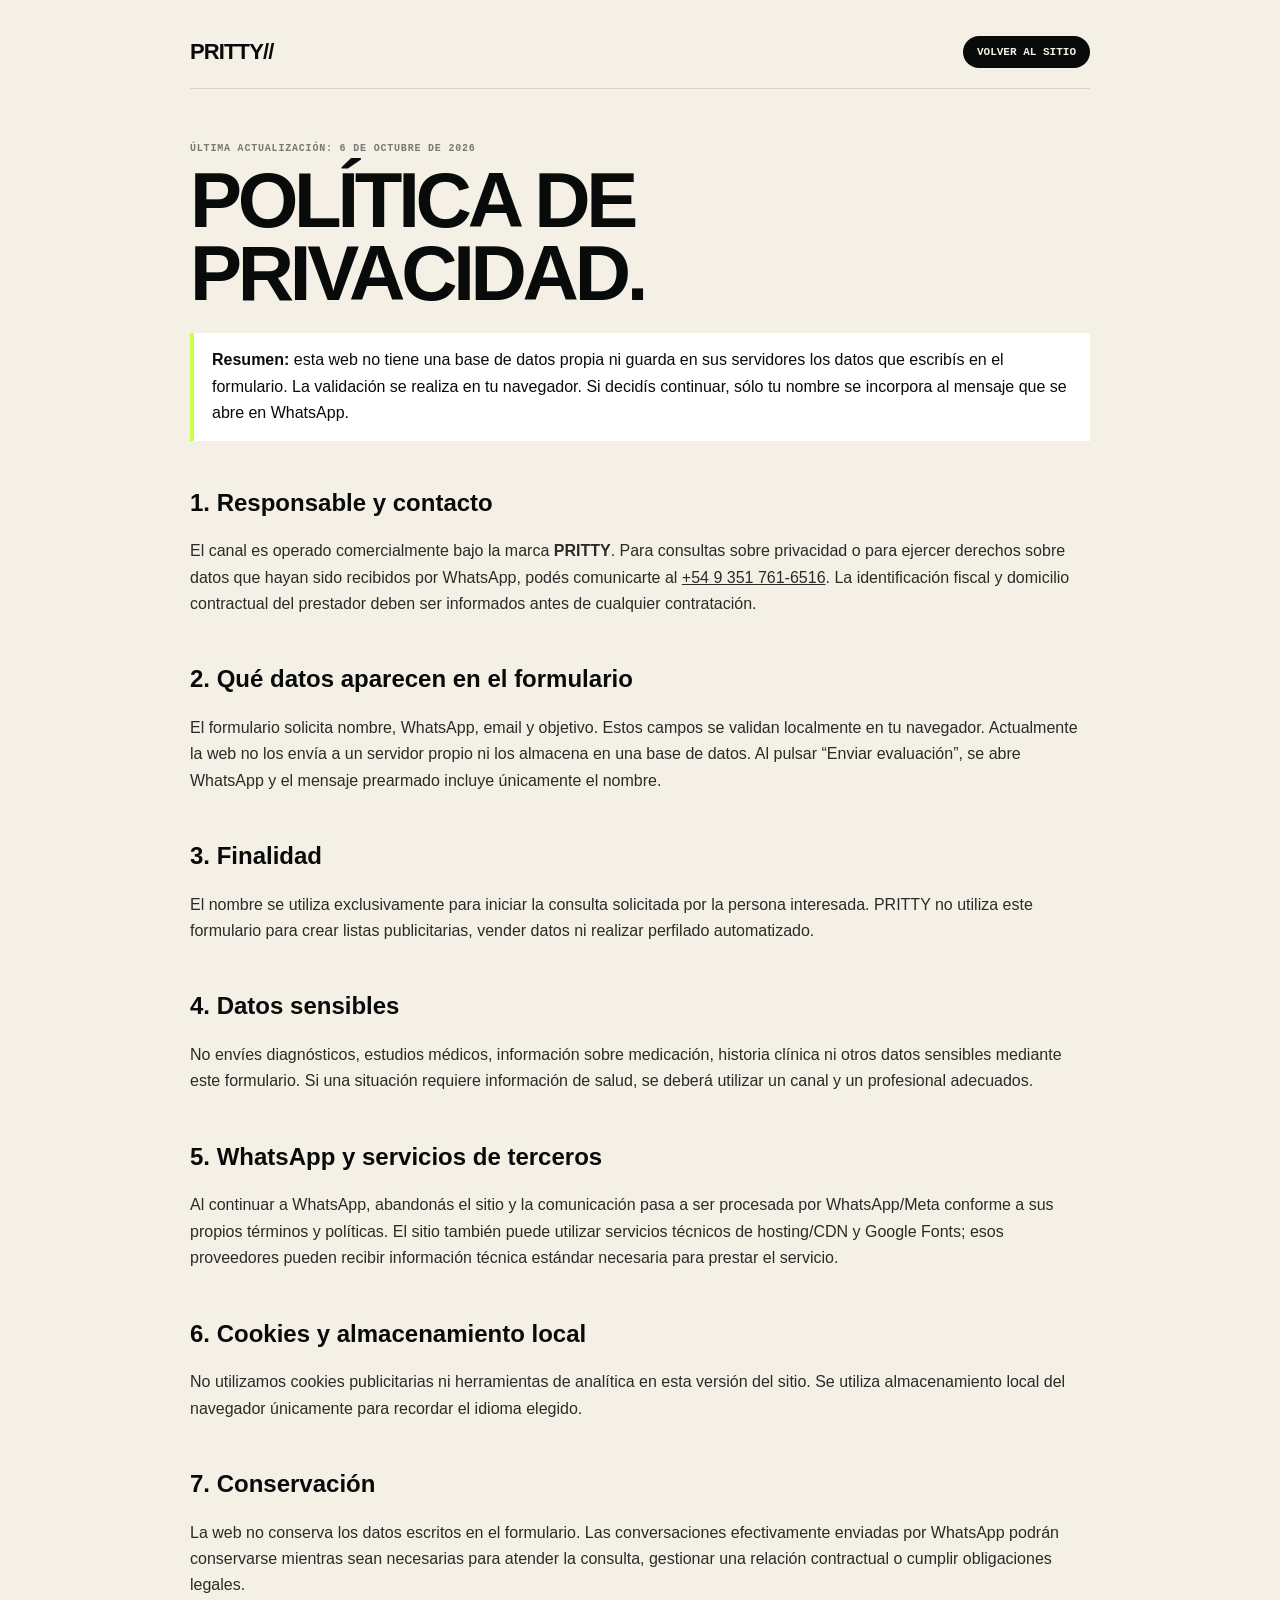
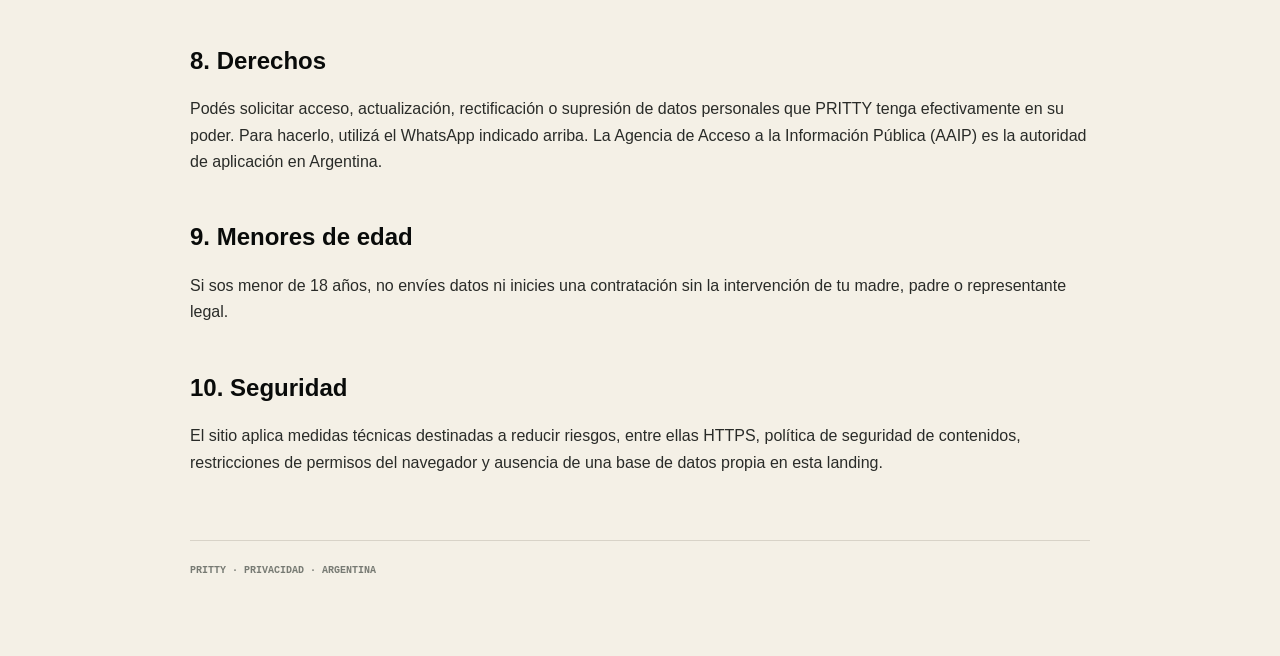
<file: privacidad.html>
<!doctype html><html lang="es"><head><meta charset="utf-8"><meta name="viewport" content="width=device-width,initial-scale=1"><meta name="referrer" content="no-referrer"><meta http-equiv="Content-Security-Policy" content="default-src 'self'; style-src 'self'; img-src 'self' data:; script-src 'none'; connect-src 'none'; object-src 'none'; frame-src 'none'; base-uri 'self'; form-action 'none'; upgrade-insecure-requests"><title>Política de Privacidad — PRITTY</title><meta name="description" content="Política de privacidad de PRITTY."><link rel="stylesheet" href="legal.css"></head><body><main class="wrap"><header class="top"><div class="brand">PRITTY//</div><a class="pill" href="index.html">VOLVER AL SITIO</a></header><p class="meta">Última actualización: 6 de octubre de 2026</p><h1>POLÍTICA DE<br>PRIVACIDAD.</h1><div class="note"><strong>Resumen:</strong> esta web no tiene una base de datos propia ni guarda en sus servidores los datos que escribís en el formulario. La validación se realiza en tu navegador. Si decidís continuar, sólo tu nombre se incorpora al mensaje que se abre en WhatsApp.</div><h2>1. Responsable y contacto</h2><p>El canal es operado comercialmente bajo la marca <strong>PRITTY</strong>. Para consultas sobre privacidad o para ejercer derechos sobre datos que hayan sido recibidos por WhatsApp, podés comunicarte al <a href="https://wa.me/5493517616516" rel="noopener noreferrer">+54 9 351 761-6516</a>. La identificación fiscal y domicilio contractual del prestador deben ser informados antes de cualquier contratación.</p><h2>2. Qué datos aparecen en el formulario</h2><p>El formulario solicita nombre, WhatsApp, email y objetivo. Estos campos se validan localmente en tu navegador. Actualmente la web no los envía a un servidor propio ni los almacena en una base de datos. Al pulsar “Enviar evaluación”, se abre WhatsApp y el mensaje prearmado incluye únicamente el nombre.</p><h2>3. Finalidad</h2><p>El nombre se utiliza exclusivamente para iniciar la consulta solicitada por la persona interesada. PRITTY no utiliza este formulario para crear listas publicitarias, vender datos ni realizar perfilado automatizado.</p><h2>4. Datos sensibles</h2><p>No envíes diagnósticos, estudios médicos, información sobre medicación, historia clínica ni otros datos sensibles mediante este formulario. Si una situación requiere información de salud, se deberá utilizar un canal y un profesional adecuados.</p><h2>5. WhatsApp y servicios de terceros</h2><p>Al continuar a WhatsApp, abandonás el sitio y la comunicación pasa a ser procesada por WhatsApp/Meta conforme a sus propios términos y políticas. El sitio también puede utilizar servicios técnicos de hosting/CDN y Google Fonts; esos proveedores pueden recibir información técnica estándar necesaria para prestar el servicio.</p><h2>6. Cookies y almacenamiento local</h2><p>No utilizamos cookies publicitarias ni herramientas de analítica en esta versión del sitio. Se utiliza almacenamiento local del navegador únicamente para recordar el idioma elegido.</p><h2>7. Conservación</h2><p>La web no conserva los datos escritos en el formulario. Las conversaciones efectivamente enviadas por WhatsApp podrán conservarse mientras sean necesarias para atender la consulta, gestionar una relación contractual o cumplir obligaciones legales.</p><h2>8. Derechos</h2><p>Podés solicitar acceso, actualización, rectificación o supresión de datos personales que PRITTY tenga efectivamente en su poder. Para hacerlo, utilizá el WhatsApp indicado arriba. La Agencia de Acceso a la Información Pública (AAIP) es la autoridad de aplicación en Argentina.</p><h2>9. Menores de edad</h2><p>Si sos menor de 18 años, no envíes datos ni inicies una contratación sin la intervención de tu madre, padre o representante legal.</p><h2>10. Seguridad</h2><p>El sitio aplica medidas técnicas destinadas a reducir riesgos, entre ellas HTTPS, política de seguridad de contenidos, restricciones de permisos del navegador y ausencia de una base de datos propia en esta landing.</p><footer>PRITTY · PRIVACIDAD · ARGENTINA</footer></main></body></html>
</file>
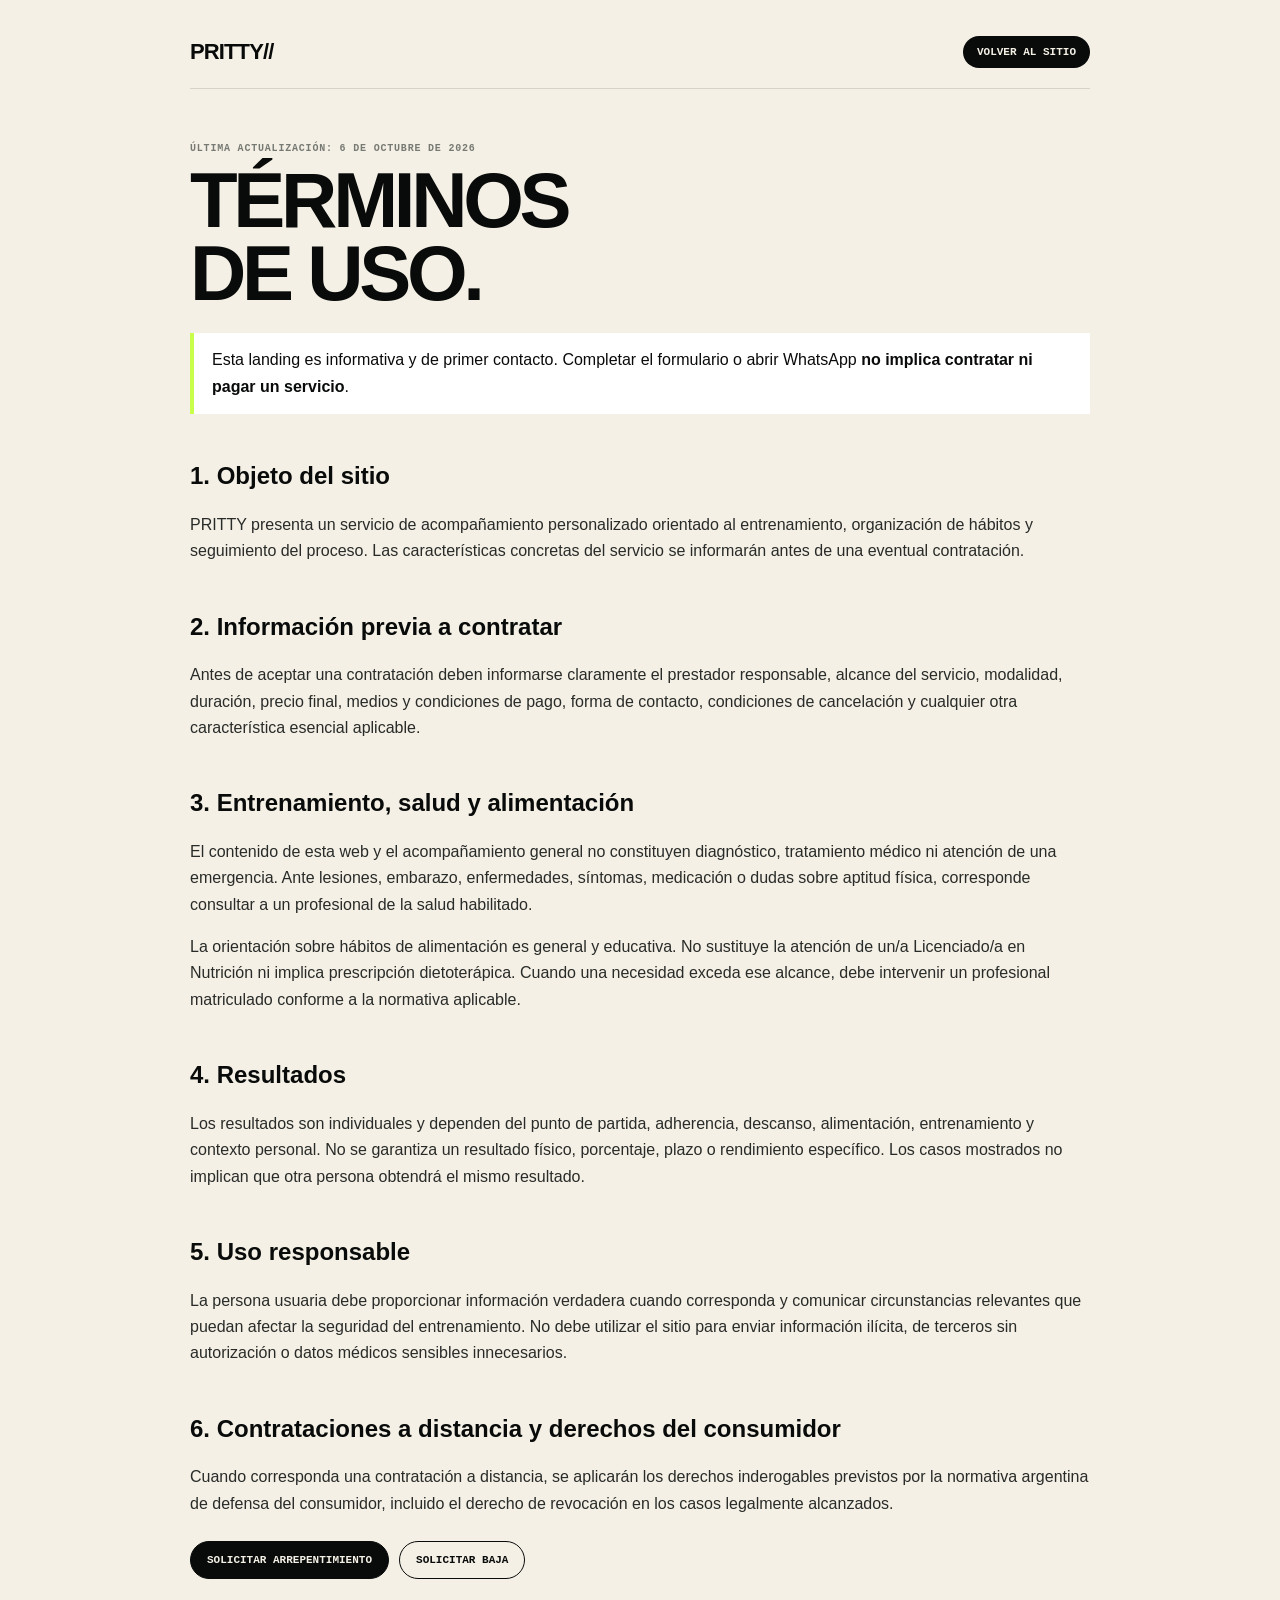
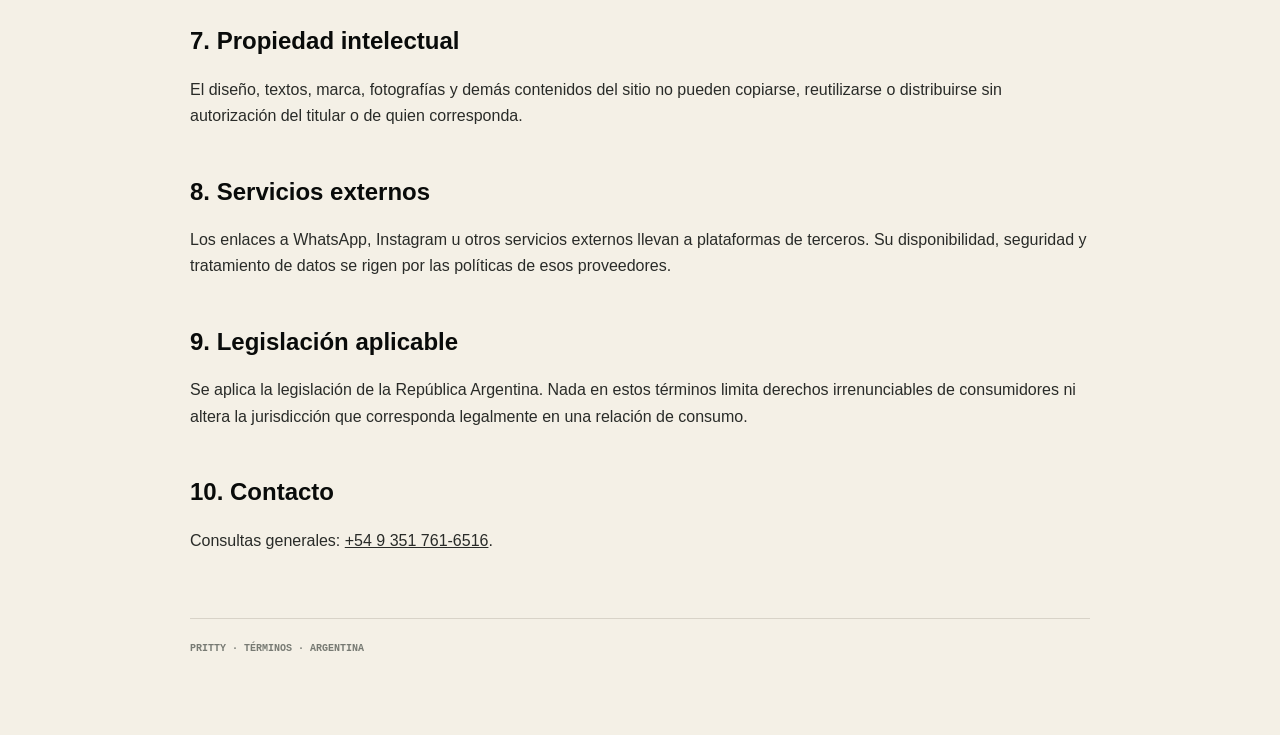
<file: terminos.html>
<!doctype html><html lang="es"><head><meta charset="utf-8"><meta name="viewport" content="width=device-width,initial-scale=1"><meta name="referrer" content="no-referrer"><meta http-equiv="Content-Security-Policy" content="default-src 'self'; style-src 'self'; img-src 'self' data:; script-src 'none'; connect-src 'none'; object-src 'none'; frame-src 'none'; base-uri 'self'; form-action 'none'; upgrade-insecure-requests"><title>Términos de Uso — PRITTY</title><meta name="description" content="Términos de uso y condiciones generales de PRITTY."><link rel="stylesheet" href="legal.css"></head><body><main class="wrap"><header class="top"><div class="brand">PRITTY//</div><a class="pill" href="index.html">VOLVER AL SITIO</a></header><p class="meta">Última actualización: 6 de octubre de 2026</p><h1>TÉRMINOS<br>DE USO.</h1><div class="note">Esta landing es informativa y de primer contacto. Completar el formulario o abrir WhatsApp <strong>no implica contratar ni pagar un servicio</strong>.</div><h2>1. Objeto del sitio</h2><p>PRITTY presenta un servicio de acompañamiento personalizado orientado al entrenamiento, organización de hábitos y seguimiento del proceso. Las características concretas del servicio se informarán antes de una eventual contratación.</p><h2>2. Información previa a contratar</h2><p>Antes de aceptar una contratación deben informarse claramente el prestador responsable, alcance del servicio, modalidad, duración, precio final, medios y condiciones de pago, forma de contacto, condiciones de cancelación y cualquier otra característica esencial aplicable.</p><h2>3. Entrenamiento, salud y alimentación</h2><p>El contenido de esta web y el acompañamiento general no constituyen diagnóstico, tratamiento médico ni atención de una emergencia. Ante lesiones, embarazo, enfermedades, síntomas, medicación o dudas sobre aptitud física, corresponde consultar a un profesional de la salud habilitado.</p><p>La orientación sobre hábitos de alimentación es general y educativa. No sustituye la atención de un/a Licenciado/a en Nutrición ni implica prescripción dietoterápica. Cuando una necesidad exceda ese alcance, debe intervenir un profesional matriculado conforme a la normativa aplicable.</p><h2>4. Resultados</h2><p>Los resultados son individuales y dependen del punto de partida, adherencia, descanso, alimentación, entrenamiento y contexto personal. No se garantiza un resultado físico, porcentaje, plazo o rendimiento específico. Los casos mostrados no implican que otra persona obtendrá el mismo resultado.</p><h2>5. Uso responsable</h2><p>La persona usuaria debe proporcionar información verdadera cuando corresponda y comunicar circunstancias relevantes que puedan afectar la seguridad del entrenamiento. No debe utilizar el sitio para enviar información ilícita, de terceros sin autorización o datos médicos sensibles innecesarios.</p><h2>6. Contrataciones a distancia y derechos del consumidor</h2><p>Cuando corresponda una contratación a distancia, se aplicarán los derechos inderogables previstos por la normativa argentina de defensa del consumidor, incluido el derecho de revocación en los casos legalmente alcanzados.</p><div class="actions"><a class="btn primary" href="https://wa.me/5493517616516?text=Quiero%20ejercer%20mi%20derecho%20de%20arrepentimiento." rel="noopener noreferrer">SOLICITAR ARREPENTIMIENTO</a><a class="btn" href="https://wa.me/5493517616516?text=Quiero%20solicitar%20la%20baja%20del%20servicio." rel="noopener noreferrer">SOLICITAR BAJA</a></div><h2>7. Propiedad intelectual</h2><p>El diseño, textos, marca, fotografías y demás contenidos del sitio no pueden copiarse, reutilizarse o distribuirse sin autorización del titular o de quien corresponda.</p><h2>8. Servicios externos</h2><p>Los enlaces a WhatsApp, Instagram u otros servicios externos llevan a plataformas de terceros. Su disponibilidad, seguridad y tratamiento de datos se rigen por las políticas de esos proveedores.</p><h2>9. Legislación aplicable</h2><p>Se aplica la legislación de la República Argentina. Nada en estos términos limita derechos irrenunciables de consumidores ni altera la jurisdicción que corresponda legalmente en una relación de consumo.</p><h2>10. Contacto</h2><p>Consultas generales: <a href="https://wa.me/5493517616516" rel="noopener noreferrer">+54 9 351 761-6516</a>.</p><footer>PRITTY · TÉRMINOS · ARGENTINA</footer></main></body></html>
</file>
<file: legal.css>
:root{--ink:#090b0a;--bone:#f4f0e6;--lime:#c7ff4a;--muted:#777a73;--line:#d8d3c8}*{box-sizing:border-box}body{margin:0;background:var(--bone);color:var(--ink);font-family:Arial,Helvetica,sans-serif;line-height:1.65}a{color:inherit}.wrap{width:min(900px,calc(100% - 40px));margin:auto;padding:34px 0 80px}.top{display:flex;justify-content:space-between;gap:20px;align-items:center;border-bottom:1px solid var(--line);padding-bottom:18px;margin-bottom:54px}.brand{font-weight:900;font-size:22px;letter-spacing:-.04em}.pill{background:var(--ink);color:var(--bone);padding:10px 14px;border-radius:999px;text-decoration:none;font:700 11px monospace}h1{font-size:clamp(42px,8vw,78px);line-height:.93;letter-spacing:-.055em;margin:0 0 24px}h2{font-size:24px;margin:42px 0 10px}p,li{font-size:16px;color:#292b28}.note{border-left:4px solid var(--lime);padding:14px 18px;background:#fff;margin:24px 0}.meta{font:700 10px monospace;color:var(--muted);letter-spacing:.08em;text-transform:uppercase}.actions{display:flex;flex-wrap:wrap;gap:10px;margin:24px 0}.btn{display:inline-block;padding:12px 16px;border:1px solid var(--ink);border-radius:999px;text-decoration:none;font:700 11px monospace}.btn.primary{background:var(--ink);color:var(--bone)}footer{margin-top:64px;padding-top:24px;border-top:1px solid var(--line);font:700 10px monospace;color:var(--muted)}@media(max-width:600px){.wrap{width:min(100% - 26px,900px)}.top{align-items:flex-start;flex-direction:column}}
</file>
